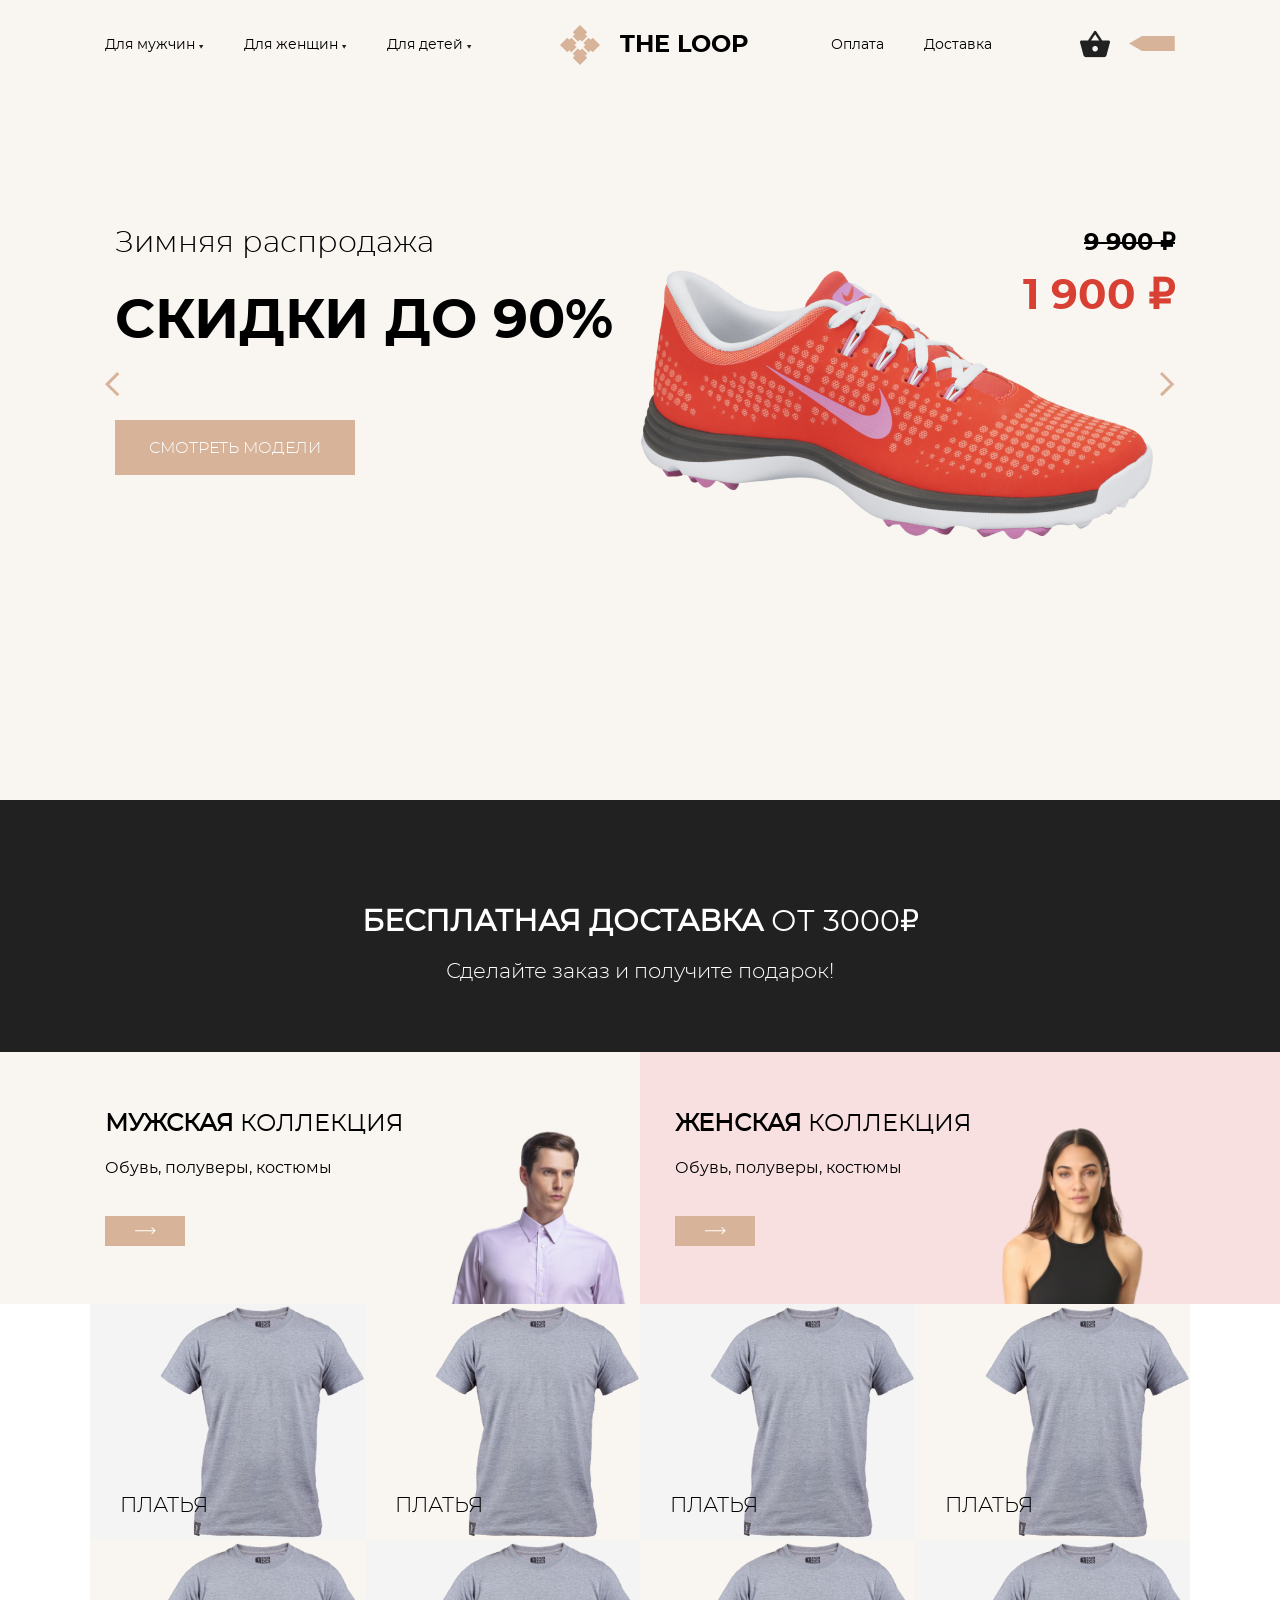
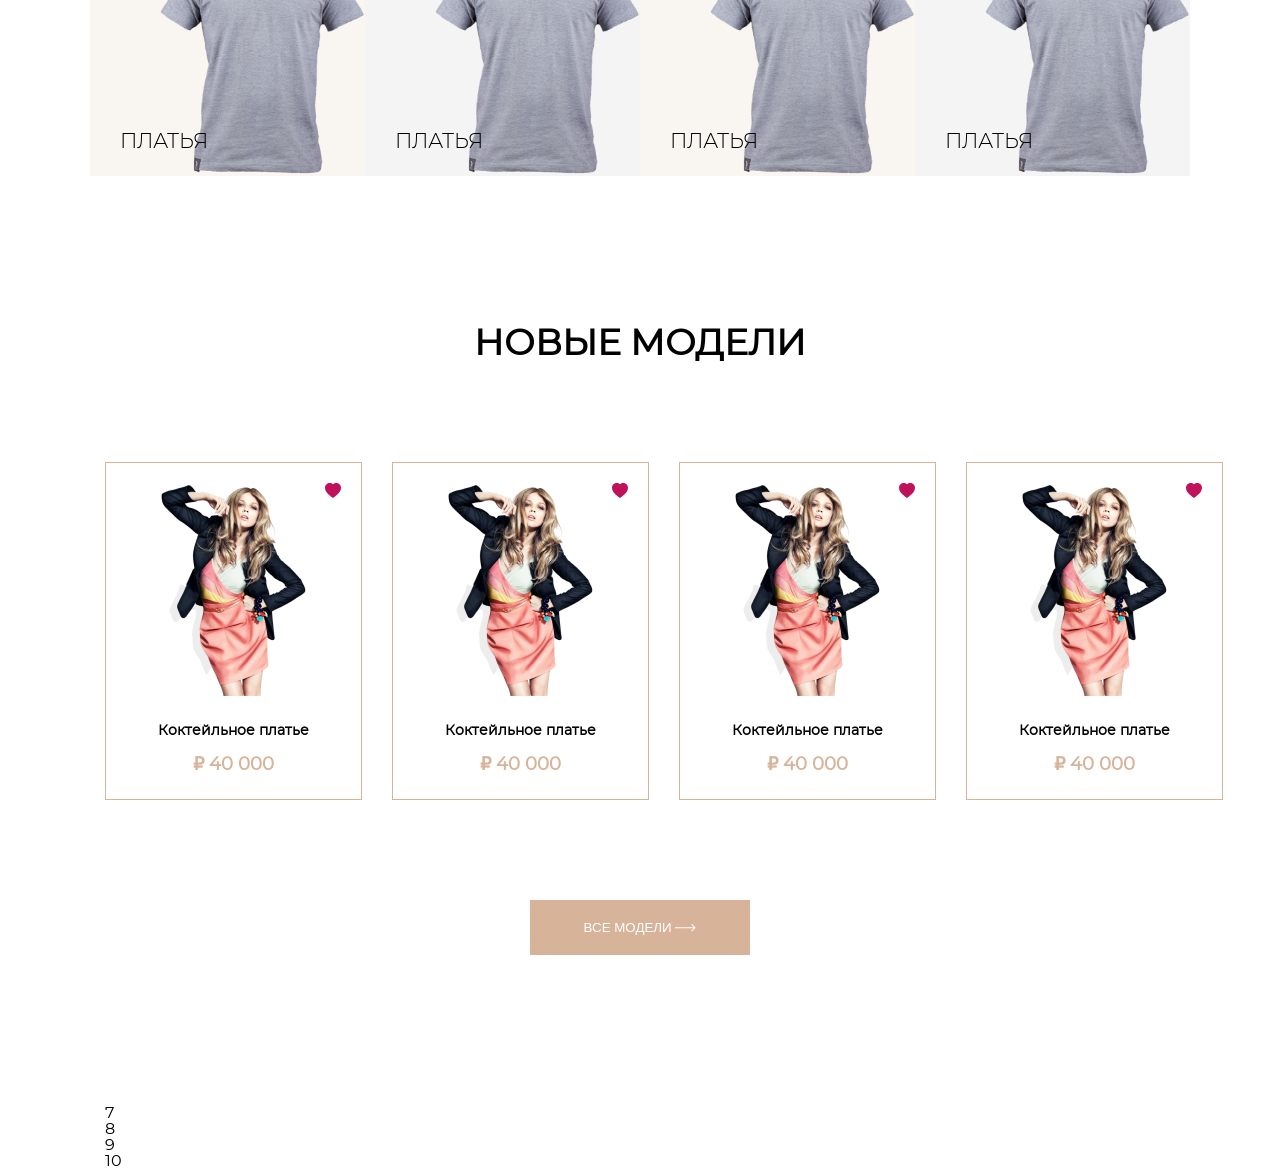
<file: index.html>
<!DOCTYPE html>
<html lang="ru">

<head>
    <meta charset="UTF-8">
    <meta name="viewport" content="width=device-width, initial-scale=1.0">
    <title>The loop</title>
    <link rel="stylesheet" href="fonts/stylesheet.css">
    <link rel="stylesheet" href="css/style.css">
    <link rel="icon" type="image/ico" sizes="32x32" href="img/logo.png">
</head>

<body>
    <header class="header">
        <section class="section header-menu">
            <div class="section__wrapper container menu__wrapper">
                <button class="navbar-toggler" id="navbar-toggler" type="button">
                    <img src="img/bars.png" width="30px">
                </button>
                <div class="menu">
                    <ul class="menu__list arrow">
                        <Li class="menu__item"><a class="menu__link" href="#">Для мужчин</a>
                            <svg width="5" height="4" viewBox="0 0 5 4" fill="none" xmlns="http://www.w3.org/2000/svg">
                                <path d="M2.16507 3.75L5.39421e-06 4.07833e-07L4.33013 2.92811e-08L2.16507 3.75Z"
                                    fill="#212121" />
                            </svg>
                        </Li>
                        <Li class="menu__item"><a class="menu__link" href="#">Для женщин</a>
                            <svg width="5" height="4" viewBox="0 0 5 4" fill="none" xmlns="http://www.w3.org/2000/svg">
                                <path d="M2.16507 3.75L5.39421e-06 4.07833e-07L4.33013 2.92811e-08L2.16507 3.75Z"
                                    fill="#212121" />
                            </svg>
                        </Li>
                        <Li class="menu__item"><a class="menu__link" href="#">Для детей</a>
                            <svg width="5" height="4" viewBox="0 0 5 4" fill="none" xmlns="http://www.w3.org/2000/svg">
                                <path d="M2.16507 3.75L5.39421e-06 4.07833e-07L4.33013 2.92811e-08L2.16507 3.75Z"
                                    fill="#212121" />
                            </svg>
                        </Li>
                    </ul>
                </div>

                <a class="logo header__logo">
                    <img class="imglogo" src="img/logo.png" alt="Логотип">
                    <h1 class="text">THE LOOP</h1>
                </a>

                <div class="menu">
                    <ul class="menu__list noarrow">
                        <li class="menu__item"><a class="menu__link" href="#">Оплата</a></li>
                        <li class="menu__item"><a class="menu__link" href="#">Доставка</a></li>
                    </ul>
                </div>
                <div class="basket">
                    <ul class="basket__list">
                        <li class="basket__item">
                            <a class="basket__link1" href="#">
                                <img src="img/shopping-basket-button.png" alt="Корзина">
                            </a>
                        </li>
                        <li class="basket__item">
                            <a class="basket__link2" href="#">
                                <img src="img/basket.png" alt="Количество товаров">
                            </a>
                        </li>
                    </ul>
                </div>
            </div>
        </section>
        <section class="section banner">
            <div class="container">
                <div class="slider__wrapper">
                    <div class="slider__list">
                        <div class="slider__item">
                            <div class="text">
                                <p class="textmin">Зимняя распродажа</p>
                                <h2 class="textbig">СКИДКИ ДО 90%</h2>
                                <button class="button">СМОТРЕТЬ МОДЕЛИ</button>
                                </a>
                            </div>
                            <div class="price">
                                <p class="priceold">9 900 ₽</p>
                                <p class="pricenew">1 900 ₽</p>
                            </div>
                        </div>
                        <!-- <div class="buttonpanel">
                            <svg class="panel" width="40" height="7" viewBox="0 0 40 7" fill="none"
                                xmlns="http://www.w3.org/2000/svg">
                                <rect width="40" height="7" fill="#CECECE" />
                            </svg>
                            <svg class="panel" width="40" height="7" viewBox="0 0 40 7" fill="none"
                                xmlns="http://www.w3.org/2000/svg">
                                <rect width="40" height="7" fill="#D7B399" />
                            </svg>
                            <svg class="panel" width="40" height="7" viewBox="0 0 40 7" fill="none"
                                xmlns="http://www.w3.org/2000/svg">
                                <rect width="40" height="7" fill="#CECECE" />
                            </svg>
                            <svg class="panel" width="40" height="7" viewBox="0 0 40 7" fill="none"
                                xmlns="http://www.w3.org/2000/svg">
                                <rect width="40" height="7" fill="#CECECE" />
                            </svg>
                        </div>  -->
                    </div>
                    <button class="buttonarrow arrowleft">
                        <img src="img/Group 2.7.png" alt="">
                    </button>
                    <button class="buttonarrow arrowright">
                        <img src="img/Group 2.7 (1).png" alt="">
                    </button>
                </div>

            </div>
        </section>
    </header>
    <main>
        <section class="section delivery">
            <div class="container">
                <h2 class="delivery__title">БЕСПЛАТНАЯ ДОСТАВКА <span>ОТ 3000₽</span></h2>
                <p class="delivery__text">Сделайте заказ и получите подарок!</p>
            </div>
        </section>
        <section class="section man-woman">
            <div class="container">
                <div class="man">
                    <h2 class="man-woman__title">Мужская <span>коллекция</span></h2>
                    <p>Обувь, полуверы, костюмы</p>
                    <a class="man-woman__link" href="#">
                        <svg width="21" height="8" viewBox="0 0 21 8" fill="none" xmlns="http://www.w3.org/2000/svg">
                            <path
                                d="M20.3536 4.03556C20.5488 3.8403 20.5488 3.52372 20.3536 3.32846L17.1716 0.146474C16.9763 -0.0487878 16.6597 -0.0487878 16.4645 0.146474C16.2692 0.341737 16.2692 0.658319 16.4645 0.853581L19.2929 3.68201L16.4645 6.51044C16.2692 6.7057 16.2692 7.02228 16.4645 7.21754C16.6597 7.4128 16.9763 7.4128 17.1716 7.21754L20.3536 4.03556ZM-4.37114e-08 4.18201L20 4.18201L20 3.18201L4.37114e-08 3.18201L-4.37114e-08 4.18201Z"
                                fill="white" />
                        </svg>
                    </a>
                </div>
                <div class="woman">
                    <h2 class="man-woman__title">Женская <span>коллекция</span></h2>
                    <p>Обувь, полуверы, костюмы</p>
                    <a class="man-woman__link" href="#">
                        <svg width="21" height="8" viewBox="0 0 21 8" fill="none" xmlns="http://www.w3.org/2000/svg">
                            <path
                                d="M20.3536 4.03556C20.5488 3.8403 20.5488 3.52372 20.3536 3.32846L17.1716 0.146474C16.9763 -0.0487878 16.6597 -0.0487878 16.4645 0.146474C16.2692 0.341737 16.2692 0.658319 16.4645 0.853581L19.2929 3.68201L16.4645 6.51044C16.2692 6.7057 16.2692 7.02228 16.4645 7.21754C16.6597 7.4128 16.9763 7.4128 17.1716 7.21754L20.3536 4.03556ZM-4.37114e-08 4.18201L20 4.18201L20 3.18201L4.37114e-08 3.18201L-4.37114e-08 4.18201Z"
                                fill="white" />
                        </svg>
                    </a>
                </div>
            </div>
        </section>
        <section class="section dress">
            <div class="container dress__wrapper">
                <div class="dress__item grey">
                    <p class="dress__text">ПЛАТЬЯ</p>
                    <img src="img/tshirt.png" alt="">
                </div>
                <div class="dress__item cream">
                    <p class="dress__text">ПЛАТЬЯ</p>
                    <img src="img/tshirt.png" alt="">
                </div>
                <div class="dress__item grey">
                    <p class="dress__text">ПЛАТЬЯ</p>
                    <img src="img/tshirt.png" alt="">
                </div>
                <div class="dress__item cream">
                    <p class="dress__text">ПЛАТЬЯ</p>
                    <img src="img/tshirt.png" alt="">
                </div>
                <div class="dress__item cream">
                    <p class="dress__text">ПЛАТЬЯ</p>
                    <img src="img/tshirt.png" alt="">
                </div>
                <div class="dress__item grey">
                    <p class="dress__text">ПЛАТЬЯ</p>
                    <img src="img/tshirt.png" alt="">
                </div>
                <div class="dress__item cream">
                    <p class="dress__text">ПЛАТЬЯ</p>
                    <img src="img/tshirt.png" alt="">
                </div>
                <div class="dress__item grey">
                    <p class="dress__text">ПЛАТЬЯ</p>
                    <img src="img/tshirt.png" alt="">
                </div>
        </section>
        <section class="section  new">
            <div class="container">
                <h2 class="title">НОВЫЕ МОДЕЛИ</h2>
                <div class="catalog">
                    <div class="card">
                        <img class="card__img" src="img/dress.png" alt="Коктейльное платье">
                        <h3 class="card__title">Коктейльное платье</h3>
                        <p class="card__price">₽ 40 000</p>
                        <svg xmlns="http://www.w3.org/2000/svg" width="16" height="16" fill="currentColor"
                            class="bi bi-heart-fill" viewBox="0 0 16 16">
                            <path fill-rule="evenodd"
                                d="M8 1.314C12.438-3.248 23.534 4.735 8 15-7.534 4.736 3.562-3.248 8 1.314" />
                        </svg>
                    </div>

                    <div class="card">
                        <img class="card__img" src="img/dress.png" alt="Коктейльное платье">
                        <h3 class="card__title">Коктейльное платье</h3>
                        <p class="card__price">₽ 40 000</p>
                        <svg xmlns="http://www.w3.org/2000/svg" width="16" height="16" fill="currentColor"
                            class="bi bi-heart-fill" viewBox="0 0 16 16">
                            <path fill-rule="evenodd"
                                d="M8 1.314C12.438-3.248 23.534 4.735 8 15-7.534 4.736 3.562-3.248 8 1.314" />
                        </svg>
                    </div>

                    <div class="card">
                        <img class="card__img" src="img/dress.png" alt="Коктейльное платье">
                        <h3 class="card__title">Коктейльное платье</h3>
                        <p class="card__price">₽ 40 000</p>
                        <svg xmlns="http://www.w3.org/2000/svg" width="16" height="16" fill="currentColor"
                            class="bi bi-heart-fill" viewBox="0 0 16 16">
                            <path fill-rule="evenodd"
                                d="M8 1.314C12.438-3.248 23.534 4.735 8 15-7.534 4.736 3.562-3.248 8 1.314" />
                        </svg>
                    </div>

                    <div class="card">
                        <img class="card__img" src="img/dress.png" alt="Коктейльное платье">
                        <h3 class="card__title">Коктейльное платье</h3>
                        <p class="card__price">₽ 40 000</p>
                        <svg xmlns="http://www.w3.org/2000/svg" width="16" height="16" fill="currentColor"
                            class="bi bi-heart-fill" viewBox="0 0 16 16">
                            <path fill-rule="evenodd"
                                d="M8 1.314C12.438-3.248 23.534 4.735 8 15-7.534 4.736 3.562-3.248 8 1.314" />
                        </svg>
                    </div>
                </div>
                <button class="btn">все модели <svg width="21" height="8" viewBox="0 0 21 8" fill="none"
                        xmlns="http://www.w3.org/2000/svg">
                        <path
                            d="M20.3536 4.03553C20.5488 3.84027 20.5488 3.52369 20.3536 3.32842L17.1716 0.146442C16.9763 -0.0488198 16.6597 -0.0488198 16.4645 0.146442C16.2692 0.341705 16.2692 0.658287 16.4645 0.853549L19.2929 3.68198L16.4645 6.5104C16.2692 6.70567 16.2692 7.02225 16.4645 7.21751C16.6597 7.41277 16.9763 7.41277 17.1716 7.21751L20.3536 4.03553ZM0 4.18198L20 4.18198V3.18198L0 3.18198L0 4.18198Z"
                            fill="white" />
                    </svg>
                </button>
            </div>
        </section>
        <section class="section subscribe">
            <div class="container">
                7
            </div>
        </section>
        <section class="section sale">
            <div class="container">
                8
            </div>
        </section>
    </main>
    <footer class="footer">
        <section class="section footer-menu">
            <div class="container">
                9
            </div>
        </section>
        <section class="section copyright">
            <div class="container">
                10
            </div>
        </section>
    </footer>

    <script type="text/javascript">
        const btn = document.getElementById("navbar-toggler");//выбрать элемент кнопку
        const menus = document.querySelectorAll(".menu");//выбрать все меню
        btn.addEventListener("click", () => {//когда пользователь кликнет по кнопке
            for (let el of menus) { //перебрать все меню и к каждому
                el.classList.toggle("show"); //применить/убрать стиль show
            }
        })
    </script>

</body>

</html>
</file>
<file: fonts/stylesheet.css>
/*! Generated by Font Squirrel (https://www.fontsquirrel.com) on December 3, 2024 */



@font-face {
    font-family: 'montserratbold';
    src: url('montserrat-bold-webfont.woff2') format('woff2'),
         url('montserrat-bold-webfont.woff') format('woff');
    font-weight: normal;
    font-style: normal;

}




@font-face {
    font-family: 'montserratlight';
    src: url('montserrat-light-webfont.woff2') format('woff2'),
         url('montserrat-light-webfont.woff') format('woff');
    font-weight: normal;
    font-style: normal;

}




@font-face {
    font-family: 'montserratregular';
    src: url('montserrat-regular-webfont.woff2') format('woff2'),
         url('montserrat-regular-webfont.woff') format('woff');
    font-weight: normal;
    font-style: normal;

}
</file>
<file: css/style.css>
* {
    margin: 0;
    padding: 0;
    box-sizing: border-box;
}

html,
body {
    height: 100%;
    min-height: 100%;
}

body {
    min-width: 320px;
    display: flex;
    flex-direction: column;
    font-family: 'montserratregular';
}

main {
    flex-grow: 1;
}

.container {
    max-width: 1100px;
    margin: 0 auto;
    padding-left: 15px;
    padding-right: 15px;
}


/*-------------section delivery-------------*/


.delivery {
    background: #212121;
    color: white;
}

.delivery .container {
    text-align: center;
    padding-top: 80px;
    padding-bottom: 70px;
}

.delivery__title {
    font-size: 30px;
    text-transform: uppercase;
    letter-spacing: 2%;
    margin: 23px;
}

.delivery__title span {
    font-weight: normal;
}

.delivery__text {
    font-family: 'montserratlight';
    font-size: 21px;
}


/*------------section man-woman-----------*/


.man-woman .container {
    display: flex;
    flex-direction: row;
}

.man,
.woman {
    width: 50%;
    padding-top: 60px;
    padding-bottom: 58px;
}

.man {
    background: url(../img/man.png) no-repeat;
    background-position-x: right;
    background-position-y: bottom;
    background-size: 200px;
}

.woman {
    background: url('../img/woman.png') no-repeat;
    background-position-x: right;
    background-position-y: bottom;
    background-size: 200px;
    padding-left: 35px;
}

.man-woman {
    background: linear-gradient(90deg, #F9F6F1 0%, #F9F6F1 50%, #F9E0E0 50%, #F9E0E0 100%);
}

.man-woman__title {
    text-transform: uppercase;
    font-size: 24px;
    margin-bottom: 24px;
}

.man-woman__title span {
    font-weight: normal;
}

.man-woman__link {
    display: flex;
    justify-content: center;
    align-items: center;
    background: #D7B399;
    width: 80px;
    height: 30px;
    margin-top: 40px;
}

.man-woman__link:hover,
.man-woman__link:focus {
    background-color: #000000;
}

/*---------section new and sale------------*/

.new .container {
    text-align: center;
    padding-top: 150px;
    padding-bottom: 150px;
}

.title {
    font-size: 36px;
}

.btn {
    background-color: #D7B399;
    width: 220px;
    height: 55px;
    color: white;
    border: none;
    text-transform: uppercase;
}

.btn:hover,
.btn:focus {
    background-color: #000000;
}

.card {
    border: #D7B399 solid 1px;
    padding: 22px 25px 25px;
    text-align: center;

}

.card__title {
    font-size: 14px;
    font-weight: 600;
    margin-top: 25px;
    margin-bottom: 15px;
}

.card__price {
    font-size: 18px;
    font-weight: 800;
    color: #D7B399;
}

.catalog {
    display: flex;
    flex-direction: row;
    gap: 30px;
    margin-top: 100px;
    margin-bottom: 100px;
}

/*-------------menu-----------*/

.header {
    min-height: 800px;
    background-color: #F9F6F1;
}

.header-menu {
    background-color: #F9F6F1;
    min-height: 90px;
    position: fixed;
    width: 100%;
    top: 0;
    z-index: 100;
}

.section__wrapper {
    display: flex;
    flex-direction: row;
    justify-content: space-between;
    align-items: center;
    min-height: 90px;
}

ul {
    display: flex;
    flex-direction: row;
    list-style: none;
    justify-content: center;
    gap: 35px;
    align-items: center;

}

.imglogo {
    margin-right: 10px;
}

.text {
    font-family: 'montserratbold';
    font-size: 24px;
    margin-left: 10px;
}

.logo {
    display: flex;
    flex-direction: row;
    align-items: center;
}

.menu__item {
    margin-right: 5px;
    font-size: 14px;
}

.menu__link {
    text-decoration: none;
    color: #000000;
    padding: 15px 0 15px 0;
}

.menu__link:hover {
    color: #D7B399;
}

.basket__link1 {
    margin-right: -8px;
}

.basket__link2 {
    margin-left: -8px;
}

.navbar-toggler {
    display: none;
    background: transparent;
    border: none;
}

/*---------banner------------*/

.banner {
    margin-top: 90px;
}

.slider__item {
    padding-top: 138px;
    display: flex;
    justify-content: space-between;
    min-height: 564px;
    background: url('../img/running_shoes_PNG5823.png') no-repeat right center;

}

.textbig {
    margin-top: 36px;
    margin-bottom: 71px;
    font-size: 55px;
    font-family: 'montserratbold';
    font-weight: bold;
    text-transform: uppercase;
}

.textmin {
    font-family: 'montserratlight';
    font-size: 30px;
}

.button {
    font-size: 16px;
    color: white;
    padding: 18px 30px 18px 30px;
    border: none;
    background-color: #D7B399;
    text-transform: uppercase;
    width: 240px;
    height: 55px;
    font-family: 'montserratlight';
}

.price {
    font-family: 'montserratbold';
    font-weight: bold;
    text-transform: uppercase;
    text-align: right;
}

.priceold {
    text-decoration-line: line-through;
    font-size: 24px;
}

.pricenew {
    color: #D84033;
    font-size: 42px;
    margin-top: 14px;
}

.slider__wrapper {
    position: relative;
}

.buttonarrow {
    position: absolute;
    top: 50%;
}

.arrowleft {
    left: -100px;
    display: flex;
    flex-direction: row;
    justify-content: center;
    background: none;
    border: none;
}

.arrowright {
    right: -100px;
    display: flex;
    flex-direction: row;
    justify-content: center;
    background: none;
    border: none;
}

.buttonpanel {
    display: flex;
    flex-direction: row;
    justify-content: center;
    position: absolute;
    top: 723px;
}

.panel {
    margin: 15px;
}

.button:hover,
.button:focus {
    background-color: #000000;
}

/*---------dress-----------*/

.dress__wrapper {
    display: flex;
    flex-direction: row;
    flex-wrap: wrap;
}

.dress__item {
    width: 25%;
    height: 236px;
    text-align: right;
    position: relative;
}

.dress__text {
    position: absolute;
    text-transform: uppercase;
    left: 30px;
    bottom: 24px;
    font-size: 21px;
    font-family: 'montserratlight';
}

.dress .container {
    padding-left: 0;
    padding-right: 0;
}

.grey {
    background: #f4f4f4;
}

.cream {
    background: #f9f6f1;
}

.dress__item img {
    height: 100%;
}
/*---------experience--------*/

/* .card:nth-child(2) {
    position: fixed;
    top: 200px;
    left: 300px;
    z-index: 100;

}

.new {
    position: relative;
} */

.card {
    position: relative;
}

.card .bi-heart-fill {
    fill: rgb(192, 18, 91);
    position: absolute;
    top: 20px;
    right: 20px;
}

/*-----------*/

/*.subscribe img {
    float: left;
    margin-bottom: 20px;
    margin-right: 20px;
} */

/*----------media----------*/

@media(max-width:1326px) {
    .arrowleft {
        left: 0;
    }

    .arrowright {
        right: 0;
    }
}

@media(max-width:1200px) {
    .catalog {
        flex-wrap: wrap;
        justify-content: center;
    }
}

@media(max-width:1200px) {
    .card {
        width: 45%;
    }

    .card__img {
        width: 80%;
    }
}

@media(max-width:1200px) {
    .dress__item {
        width: 25%;
    }
}

@media(max-width:1100px) {
    .container {
        width: auto;
        padding: 0 30px;
    }
}

@media(max-width:992px) {
    .menu__wrapper {
        flex-wrap: wrap;
    }

    .logo {
        order: -1;
        width: 100%;
    }
}

@media(max-width:768px) {
    .logo {
        order: -1;
        width: 70%;
    }

    .basket {
        order: -1;
        text-align: right;
    }
}

@media(max-width:1110px) {
    .dress__item {
        width: 33%;
    }
}

@media(max-width:768px) {
    .man-woman .container {
        flex-direction: column;
    }

    .man,
    .woman {
        width: 100%;
    }

    .woman {
        padding-left: 0;
    }

    .man-woman {
        background: linear-gradient(180deg, #F9F6F1 0%, #F9F6F1 50%, #F9E0E0 50%, #F9E0E0 100%);
    }
}

@media(max-width:768px) {
    .slider__wrapper {
        display: none;
    }

    .slider__item {
        display: none;
    }

    .header {
        min-height: 90px;
    }
}

@media(max-width:600px) {

    .basket,
    .menu {
        display: none;
        width: 100%;
    }

    .navbar-toggler {
        display: block;
    }

    .menu__list {
        flex-direction: column;
    }

    .arrow {
        margin-top: 15px;
        margin-bottom: 25px;
    }

    .noarrow {
        margin-top: 25px;
        margin-bottom: 15px;
    }
    
    .menu__list {
        align-items: first baseline;
    }
}

.show {
    display: block;
}

@media(max-width:576px) {
    .card {
        width: 90%;
    }

    .new .container {
        padding-top: 150px;
        padding-bottom: 150px;
    }
}

@media(max-width:900px) {
    .dress__item {
        width: 50%;
    }
}

@media(max-width:620px) {
    .dress__item {
        width: 100%;
    }
}
</file>
